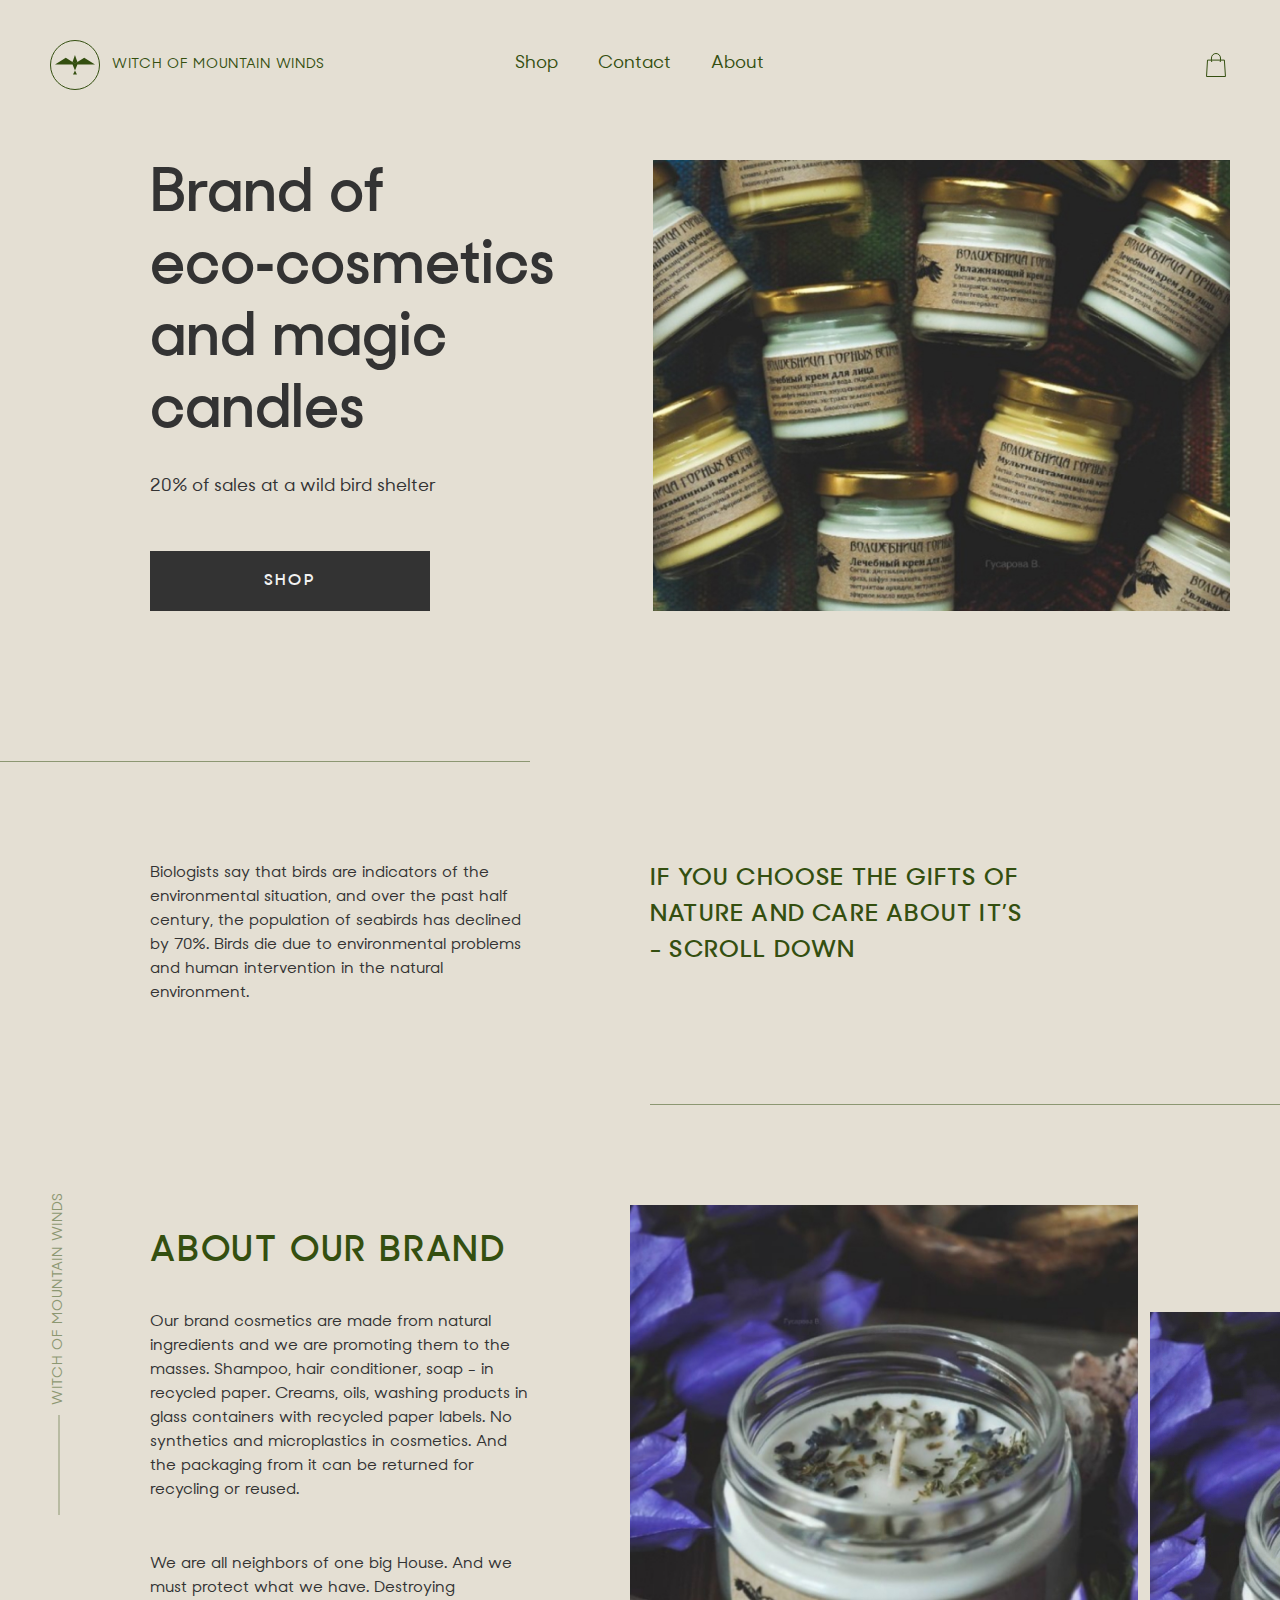
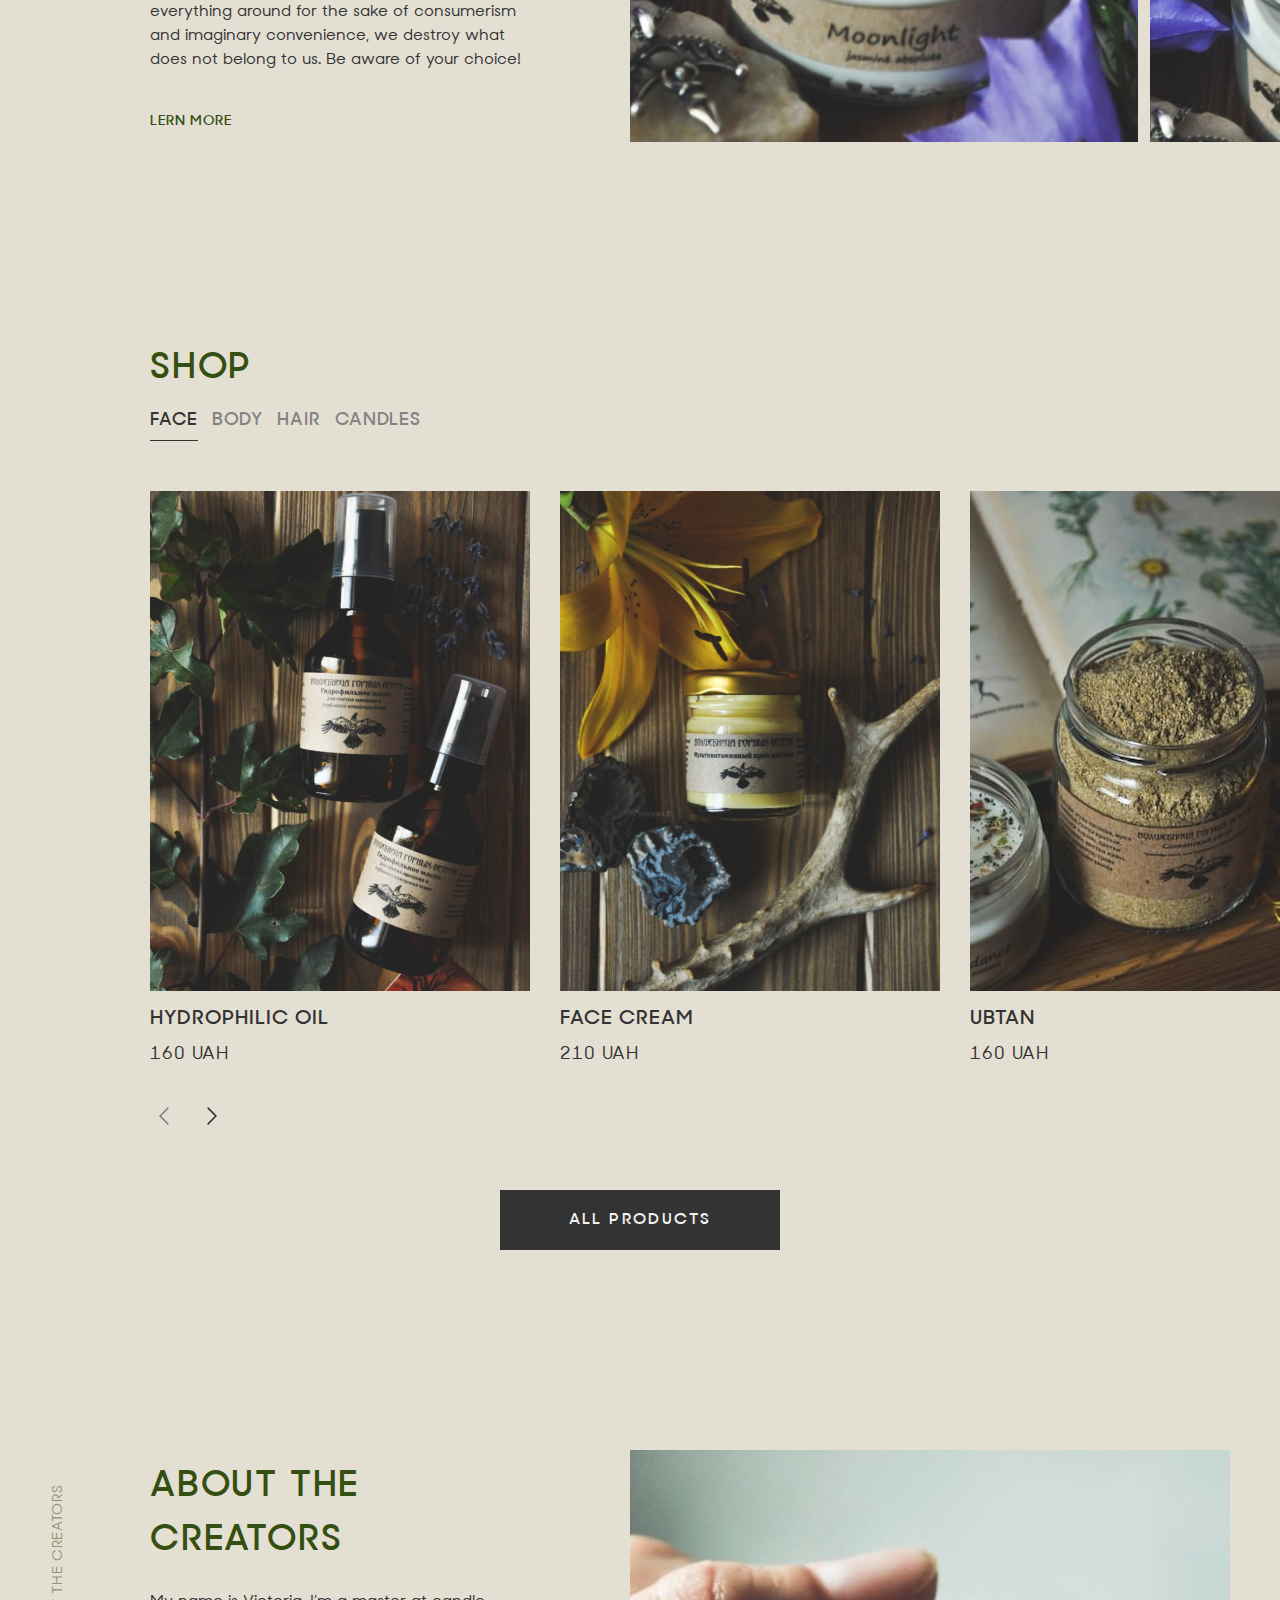
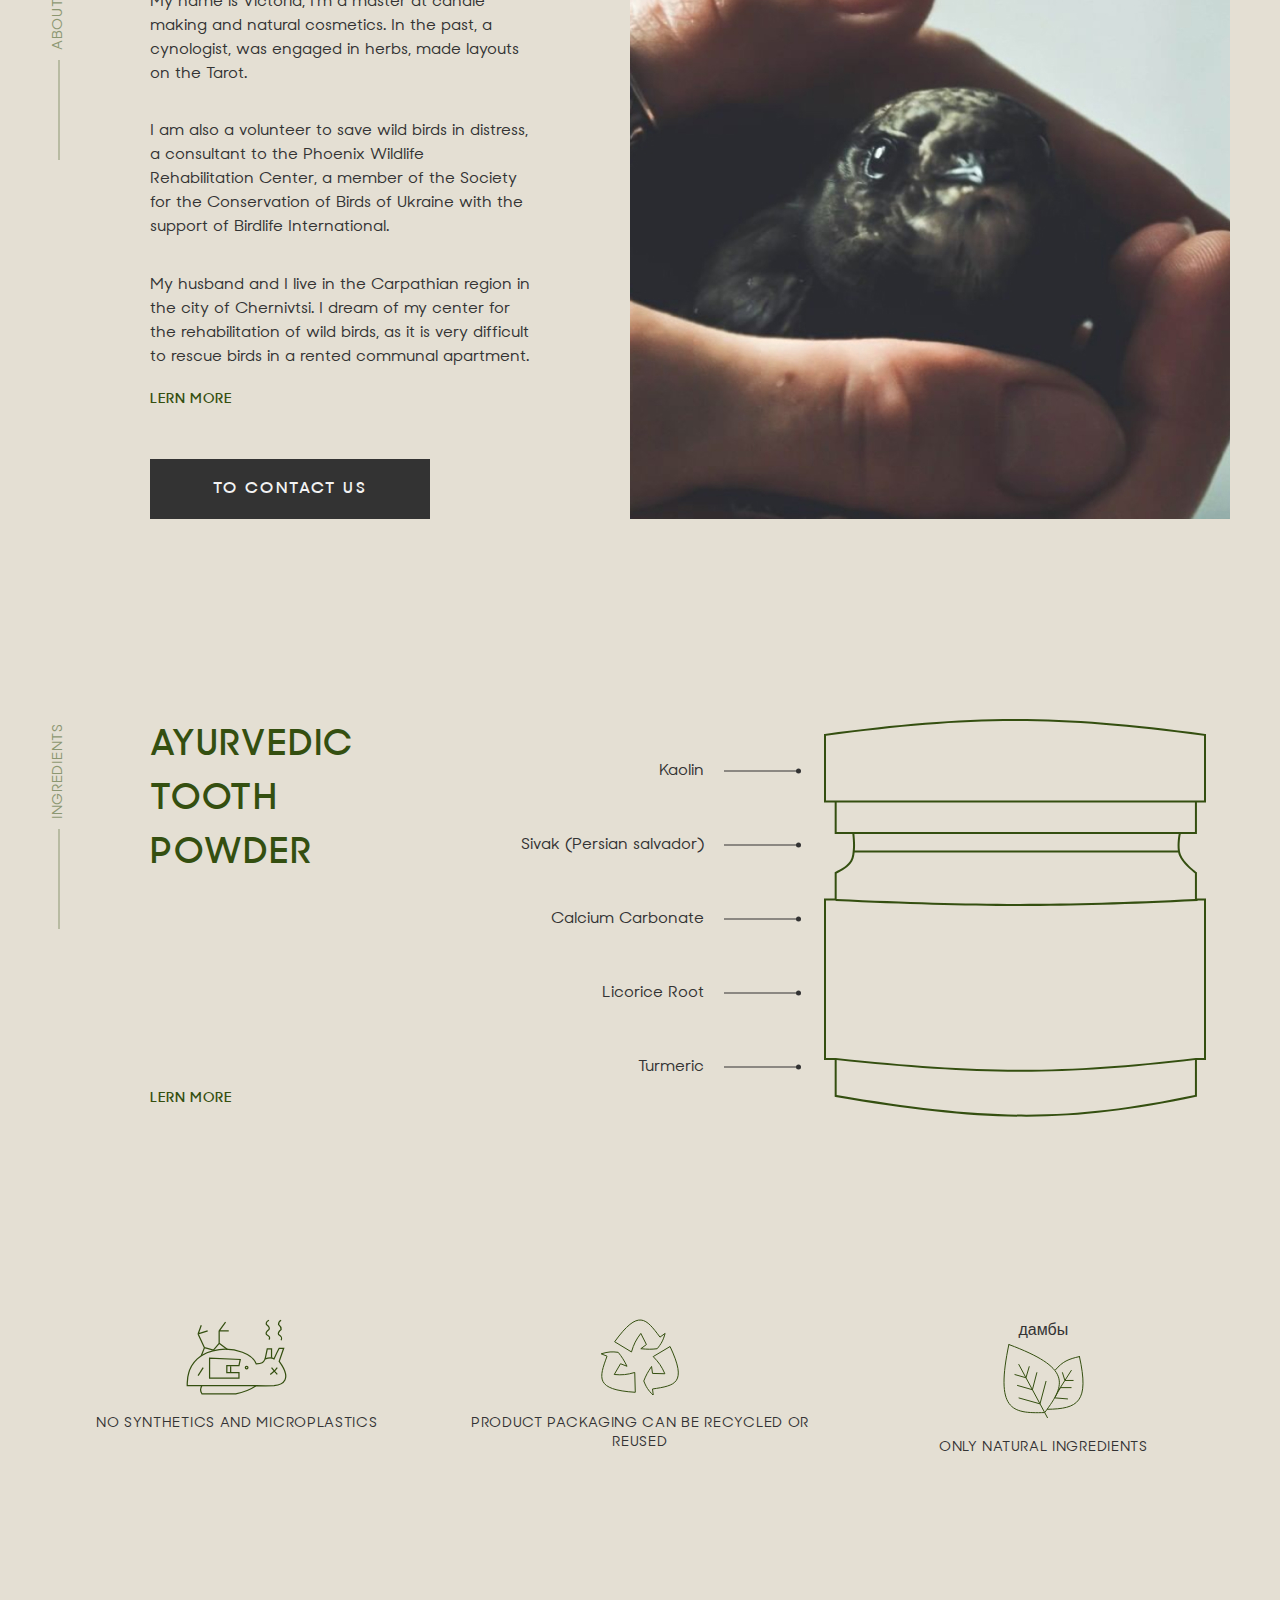
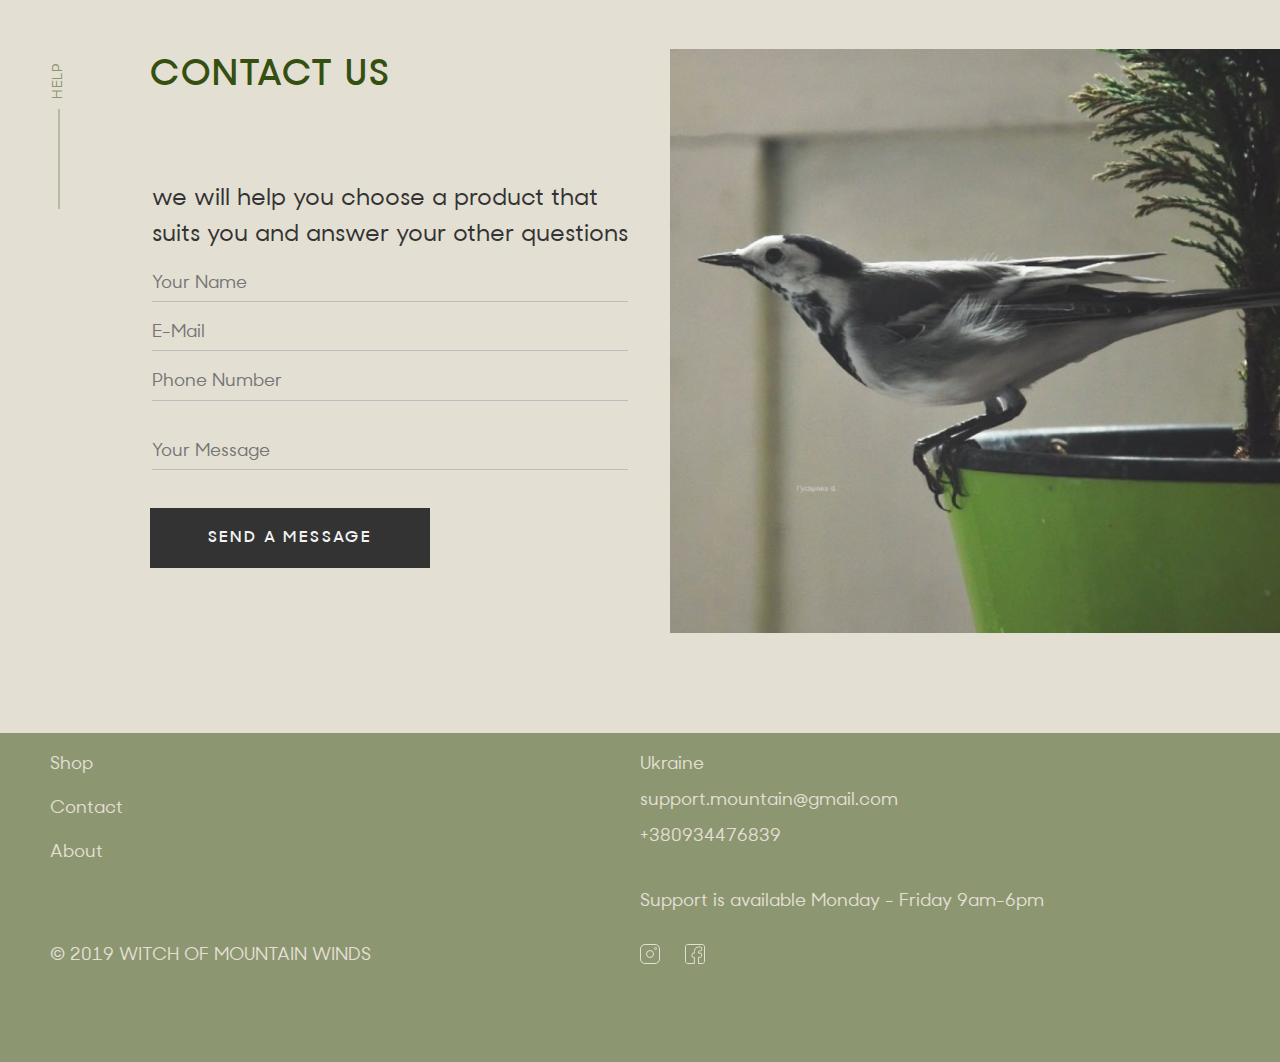
<file: index.html>
<!DOCTYPE html><html lang="en"><head><meta charset="UTF-8"><meta name="viewport" content="width=device-width, initial-scale=1.0"><title>Eco cosmetics</title><link rel="stylesheet" href="styles.a7404c66.css"></head><body class="page"> <div class="container"> <header class="header page__header"> <nav class="header__nav nav"> <div class="nav__burger-wrapper"> <div class="nav__burger"></div> </div> <ul class="nav__list"> <li class="nav__list-item"> <a href="#shop" class="nav__link">Shop</a> </li> <li class="nav__list-item"> <a href="#contact" class="nav__link">Contact</a> </li> <li class="nav__list-item"> <a href="#about" class="nav__link">About</a> </li> </ul> <a href="#" class="nav__logo"> <svg class="nav__logo-img"><use href="logo.7fe0615d.svg#icon"/></svg> <span class="nav__logo-text"> witch of mountain winds </span> </a> <a class="nav__cart" href="#"> <svg class="nav__cart-img"><use href="cart.6e132c93.svg#icon"/></svg> </a> </nav> </header> <main class="main"> <section class="main__hero hero"> <img src="product-photo-l.bf372096.jpg" srcset="product-photo-s.e2a32312.jpg 320w,product-photo-m.b3dcaa3b.jpg 577w,product-photo-l.bf372096.jpg 714w" alt="products photo" class="hero__img"> <div class="hero__description"> <h1 class="hero__heading">Brand of eco&#8209;cosmetics and magic candles</h1> <div class="hero__discount">20% of sales at a wild bird shelter</div> </div> <a href="#" class="hero__link-btn link-btn">shop</a> </section> <section class="main__motto motto"> <h4 class="motto__heading"> If you choose the gifts of nature and care about it’s - scroll down </h4> <div class="motto__description"> Biologists say that birds are indicators of the environmental situation, and over the past half century, the population of seabirds has declined by 70%. Birds die due to environmental problems and human intervention in the natural environment. </div> </section> <section class="main__about about" id="about"> <div class="decor-side about__decor-side">witch of mountain winds</div> <h2 class="about__section-heading section-heading">about our brand</h2> <p class="about__text"> Our brand cosmetics are made from natural ingredients and we are promoting them to the masses. Shampoo, hair conditioner, soap - in recycled paper. Creams, oils, washing products in glass containers with recycled paper labels. No synthetics and microplastics in cosmetics. And the packaging from it can be returned for recycling or reused. </p> <p class="about__text"> We are all neighbors of one big House. And we must protect what we have. Destroying everything around for the sake of consumerism and imaginary convenience, we destroy what does not belong to us. Be aware of your choice! </p> <a href="#" class="lern-more about__lern-more">lern more</a> <picture class="about__picture"> <source srcset="about-l.0eb0c832.jpg" media="(min-width: 1280px)"> <img src="about-m.4a011a03.jpg" alt="product photo" class="about__img"> </picture> </section> <section class="main__shop shop" id="shop"> <div class="decor-side shop__decor-side">shop</div> <h2 class="shop__section-heading section-heading">shop</h2> <div class="shop__category"> <a href="#" class="shop__categoy-link"> <h5 class="shop__category-item shop__category-item_active">face</h5> </a> <a href="#" class="shop__categoy-link"> <h5 class="shop__category-item">body</h5> </a> <a href="#" class="shop__categoy-link"> <h5 class="shop__category-item">hair</h5> </a> <a href="#" class="shop__categoy-link"> <h5 class="shop__category-item">candles</h5> </a> </div> <div class="shop__slider slider"> <div class="slider__cards-wrapper"> <a href="#" class="slider__card"> <img src="slider-img-1.25120327.jpg" alt="some product" class="slider__img"> <div class="slider__card-heading">Hydrophilic oil</div> <div class="slider__price">160 UAH </div> </a> <a href="#" class="slider__card"> <img src="slider-img-2.5ab02838.jpg" alt="some product" class="slider__img"> <div class="slider__card-heading">Face cream </div> <div class="slider__price">210 UAH </div> </a> <a href="#" class="slider__card"> <img src="slider-img-3.a7bc201a.jpg" alt="some product" class="slider__img"> <div class="slider__card-heading">ubtan</div> <div class="slider__price">160 UAH </div> </a> <a href="#" class="slider__card"> <img src="slider-img-4.817ba5bc.jpg" alt="some product" class="slider__img"> <div class="slider__card-heading">slider is alive</div> <div class="slider__price">all uah</div> </a> </div> <div class="slider__controls"> <div class="slider__control-l slider__control-l_disabled"></div> <div class="slider__control-r"></div> </div> </div> <a href="shop.html" class="shop__link-btn link-btn">all products</a> </section> <section class="main__creators creators"> <div class="decor-side creators__decor-side">about the creators</div> <h2 class="creators__section-heading section-heading">about the creators</h2> <p class="creators__text"> My name is Victoria, I’m a master at candle making and natural cosmetics. In the past, a cynologist, was engaged in herbs, made layouts on the Tarot. </p> <p class="creators__text"> I am also a volunteer to save wild birds in distress, a consultant to the Phoenix Wildlife Rehabilitation Center, a member of the Society for the Conservation of Birds of Ukraine with the support of Birdlife International. </p> <p class="creators__text creators__text_dt"> My husband and I live in the Carpathian region in the city of Chernivtsi. I dream of my center for the rehabilitation of wild birds, as it is very difficult to rescue birds in a rented communal apartment. </p> <a href="#" class="lern-more creators__lern-more">lern more</a> <a href="#" class="creators__link-btn link-btn">to contact us</a> <img src="creators.3b898768.jpg" alt="bird-img" class="creators__img"> </section> <section class="main__ingredients ingredients"> <div class="decor-side ingredients__decor-side">ingredients</div> <h2 class="ingredients__section-heading section-heading">Ayurvedic Tooth Powder</h2> <a href="#" class="lern-more ingredients__lern-more">lern more</a> <div class="ingredients__img-labels"> <div class="ingredients__img-label">Kaolin</div> <div class="ingredients__img-label"> Sivak <span class="ingredients__img-label_dt">(Persian salvador)</span> </div> <div class="ingredients__img-label">Calcium Carbonate</div> <div class="ingredients__img-label">Licorice Root</div> <div class="ingredients__img-label">Turmeric</div> </div> <svg class="ingredients__img"><use href="can.275f76ab.svg#icon"/></svg> </section> <section class="main__eco eco"> <div class="eco__item"> <img class="eco__img" alt="dead bird" src="dead-bird.9b7ac03a.svg#icon"> <div class="eco__text">No synthetics and microplastics</div> </div> <div class="eco__item"> <img class="eco__img" alt="recycle icon" src="recycle.622e945b.svg#icon"> <div class="eco__text">product packaging can be recycled or reused</div> </div> <div class="eco__item">дамбы <img class="eco__img" alt="leaf icon" src="natural.3124d1cd.svg#icon"> <div class="eco__text">only natural ingredients</div> </div> </section> <section class="main__help help" id="contact"> <div class="decor-side help__decor-side">help</div> <h2 class="help__section-heading section-heading">contact us</h2> <form action="./index.html" class="help__form"> <fieldset class="help__form-fs"> <legend class="help__legend"> we will help you choose a product that suits you and answer your other questions </legend> <input type="text" name="name" class="help__input" placeholder="Your Name" required> <input type="email" name="email" class="help__input" placeholder="E-Mail" required> <input type="tel" name="tel" class="help__input" placeholder="Phone Number" required>  <textarea class="help__input help__ta" name="messaage" cols="22" rows="1" placeholder="Your Message"></textarea>  </fieldset> <button type="submit" class="creators__link-btn link-btn">send a message</button> </form> <img src="help.4a3cd1fb.jpg" alt="bird iamge" class="help__img"> </section> </main> </div> <footer class="footer"> <div class="container footer__inner"> <div class="footer__nav"> <a href="#shop" class="footer__nav-link">Shop</a> <a href="#contact" class="footer__nav-link">Contact</a> <a href="#about" class="footer__nav-link">About</a> </div> <div class="footer__sn"> <a href="https://www.instagram.com/" class="footer__sn-link"> <img src="instagram.57141b33.svg" alt="instagram logo" width="20" height="20"> </a> <a href="https://www.facebook.com/" class="footer__sn-link"> <img src="facebook.a34d0bc4.svg" alt="instagram logo" width="20" height="20"> </a> </div> <div class="footer__contacts"> <div class="footer__contacts-item">Ukraine</div> <a href="mailto:support.mountain@gmail.com" class="footer__contacts-item">support.mountain@gmail.com</a> <a href="tel:380934476839" class="footer__contacts-item">+380934476839</a> </div> <div class="footer__support">Support is available Monday - Friday 9am-6pm</div> <div class="footer__copyright"><span class="footer__span-dt">Copyright</span>	&copy; 2019 witch of mountain winds</div> </div> </footer> <script type="text/javascript" src="main.920b8bfd.js"></script> </body></html>
</file>
<file: styles.a7404c66.css>
h1{font-family:SharpSansNo2,sans-serif;font-size:24px;line-height:1.3em;font-weight:600}@media (min-width:767px){h1{font-size:36px}}@media (min-width:1279px){h1{font-size:60px;line-height:72px}}h2{font-family:SharpSansNo2,sans-serif;font-size:24px;line-height:150%;letter-spacing:.05em;font-weight:600;text-transform:uppercase}@media (min-width:1279px){h2{font-size:36px}}h3{font-size:36px;line-height:150%}h3,h4{font-family:SharpSansNo2,sans-serif;font-weight:600}h4{font-size:18px;line-height:27px;letter-spacing:.05em;text-transform:uppercase}@media (min-width:1279px){h4{font-size:24px;line-height:150%}}h5{font-family:SharpSansNo2,sans-serif;font-size:14px;line-height:150%;letter-spacing:.05em;font-weight:600;text-transform:uppercase}@media (min-width:1279px){h5{font-size:18px}}html{font-family:SharpSansNo2,sans-serif;font-weight:500;font-size:16px;line-height:150%}.eco__text,.nav__logo-text{font-weight:500}.eco__text,.lern-more,.nav__logo-text{font-family:SharpSansNo2,sans-serif;font-size:14px;line-height:130%;letter-spacing:.05em;text-transform:uppercase}.lern-more{font-weight:600}.slider__price{letter-spacing:.05em;text-transform:uppercase}.nav__link,.slider__price{font-size:18px}.help__input,.nav__link,.slider__price{font-family:SharpSansNo2,sans-serif;font-weight:500;line-height:130%}.help__input{font-size:14px}@media (min-width:1279px){.help__input{font-size:18px}}.link-btn{font-weight:600;font-size:16px;letter-spacing:.15em}.decor-side,.link-btn{font-family:SharpSansNo2,sans-serif;line-height:130%;text-transform:uppercase}.decor-side{font-weight:500;font-size:14px;letter-spacing:.05em}.slider__card-heading{font-weight:600;font-size:20px;letter-spacing:.05em;text-transform:uppercase}.help__legend,.slider__card-heading{font-family:SharpSansNo2,sans-serif;line-height:150%}.help__legend{font-weight:500;font-size:16px;text-transform:lowercase}@media (min-width:1279px){.help__legend{font-size:24px}}@font-face{font-family:SharpSansNo2;src:url(Sharp-Sans-No2-Medium.295b1f46.otf) format("opentype");font-weight:500;font-style:normal}@font-face{font-family:SharpSansNo2;src:url(Sharp-Sans-No2-Semibold.00b7d706.otf) format("opentype");font-weight:600;font-style:normal}html{color:#333}*{box-sizing:border-box}html{scroll-behavior:smooth}body{margin:0;background:#e4dfd3}li,ul{margin:0;padding:0;list-style:none}a{text-decoration:none}h1,h2,h3,h4,h5,h6,p{margin:0}p{padding:0}input,textarea{border:none;outline:none}input:-webkit-autofill,input:-webkit-autofill:focus,input:-webkit-autofill:hover,select:-webkit-autofill,select:-webkit-autofill:focus,select:-webkit-autofill:hover,textarea:-webkit-autofill,textarea:-webkit-autofill:focus,textarea:-webkit-autofill:hover{border:none;border-bottom:1px solid #bdbdbd;-webkit-text-fill-color:#333;-webkit-box-shadow:0 0 0 1000px #e4dfd3 inset;transition:background-color 5000s ease-in-out 0s}.link-btn{display:flex;justify-content:center;align-items:center;width:280px;height:60px;color:#f2f2f2;background-color:#333;border:1px solid #333;transition:all .3s}.link-btn:hover{color:#333;background-color:#e4dfd3}.lern-more{display:inline-block;width:fit-content;height:fit-content;padding-bottom:10px;color:#344f10;border-bottom:1px solid transparent;transition:border-color .3s}.lern-more:active,.lern-more:hover{border-color:#344f10}.decor-side{color:#8c9772;transform:rotate(-90deg);transform-origin:left top}.decor-side:before{content:"";position:absolute;left:-110px;top:50%;transform:translateY(-50%);display:block;width:100px;height:1px;background-color:#8c9772}.section-heading{color:#344f10}.container,.page__container{max-width:1280px;margin:0 auto}@media (min-width:1279px){.page__header{margin-bottom:30px}}.header__nav{width:100%}.nav{display:grid;grid-template-columns:60px 1fr 60px;grid-template-rows:50px;grid-template-areas:"nav logo cart";justify-content:space-between;justify-items:center;align-items:center}@media (min-width:767px){.nav{grid-template-columns:74px 1fr 76px;grid-template-rows:70px}}@media (min-width:1007px){.nav{grid-template-areas:"logo nav cart";grid-template-columns:repeat(3,1fr);grid-template-rows:110px;padding:10px 30px}}.nav__burger-wrapper{position:relative;z-index:2;grid-area:nav;display:flex;align-items:center;width:60px;height:50px;padding:20px}@media (min-width:1007px){.nav__burger-wrapper{display:none;justify-items:start}}.nav__burger{width:20px;height:1px;background-color:#344f10;transition:all .2s}.nav__burger:after{bottom:6px}.nav__burger:after,.nav__burger:before{content:"";position:relative;display:block;width:20px;height:1px;background-color:#344f10;transition:all .3s}.nav__burger:before{top:5px}.nav__burger_close{width:0;background-color:#e4dfd3}.nav__burger_close:after{bottom:1px;transform:rotate(45deg);background-color:#e4dfd3}.nav__burger_close:before{top:0;transform:rotate(-45deg);background-color:#e4dfd3}.nav__list{position:fixed;left:0;top:-101%;display:flex;flex-direction:column;align-items:center;width:100vw;height:100vh;padding-top:80px;background-color:#333;transition:top .5s}@media (min-width:767px){.nav__list{padding-top:143px}}@media (min-width:1007px){.nav__list{position:static;flex-direction:row;width:unset;height:unset;padding:0;background-color:transparent;transition:none}}.nav__list_opened{top:0}.nav__list-item{width:100%;padding:0 20px}@media (min-width:767px){.nav__list-item{padding:0 27px;padding:0 20px}}.nav__link{display:block;margin-bottom:20px;width:100%;padding:10px 0;text-align:center;color:#e4dfd3;border-bottom:1px solid #828282}@media (min-width:767px){.nav__link{margin-bottom:40px}}@media (min-width:1007px){.nav__link{margin-bottom:0;color:#344f10;border-color:transparent}.nav__link:hover{border-bottom:1px solid #344f10}}.nav__logo{grid-area:logo;display:flex;align-items:center;justify-content:center;width:100%;height:100%;padding:20px}@media (min-width:1007px){.nav__logo{justify-content:flex-start}}.nav__logo-img{width:24px;height:24px}@media (min-width:1007px){.nav__logo-img{width:50px;height:50px;margin-right:12px}}.nav__logo-text{display:none}@media (min-width:1007px){.nav__logo-text{display:inline;color:#344f10}}.nav__cart{grid-area:cart;width:100%;height:100%;display:flex;align-items:center;justify-content:center;padding:20px}@media (min-width:1007px){.nav__cart{justify-content:flex-end}}.nav__cart-img{width:24px;height:24px}.main{overflow:hidden}.main__hero{margin-bottom:30px}@media (min-width:767px){.main__hero{margin-bottom:50px}}@media (min-width:1279px){.main__hero{margin-bottom:100px}}.main__about,.main__creators,.main__help,.main__ingredients{position:relative}.hero{display:grid;grid-template-areas:"img" "desc" "btn";grid-template-columns:100%;grid-template-rows:repeat(3,auto);justify-items:center}@media (min-width:767px){.hero{padding:0 25px}}@media (min-width:1279px){.hero{grid-template-areas:"desc img" "btn img";grid-template-columns:480px 577px;justify-content:space-between;justify-items:start;padding:0 50px 50px 150px}}.hero__img{grid-area:img;margin-bottom:25px;width:100%;height:267px;object-fit:cover}@media (min-width:767px){.hero__img{margin-bottom:50px;height:500px}}@media (min-width:1279px){.hero__img{margin-bottom:0;height:100%}}.hero__description{grid-area:desc}.hero__heading{margin-bottom:12px;padding:0 20px;text-align:center}@media (min-width:767px){.hero__heading{margin:0 auto 20px;width:466px}}@media (min-width:1279px){.hero__heading{margin:0 auto 26px;padding:0;text-align:left}}.hero__discount{margin-bottom:19px;padding:0 21px;font-size:18px;line-height:150%;text-align:center}@media (min-width:767px){.hero__discount{margin:0 auto 30px;max-width:278px}}@media (min-width:1279px){.hero__discount{max-width:100%;margin:0 0 50px;padding:0;text-align:left}}.hero__link-btn{grid-area:btn}.motto{padding:30px 20px;overflow-x:hidden}.motto__heading{color:#344f10;width:280px;margin:0 auto}.motto__description{display:none}@media (min-width:767px){.motto{padding:50px}}@media (min-width:1279px){.motto{display:grid;grid-template-columns:repeat(2,380px);gap:120px;padding:100px 0 100px 150px}.motto__heading{order:2;width:unset;position:relative}.motto__heading:before{content:"";position:absolute;display:block;width:100vw;height:1px;background-color:#8c9772;left:0;bottom:-100px}.motto__description{display:block;position:relative}.motto__description:before{content:"";position:absolute;display:block;width:100vw;height:1px;background-color:#8c9772;right:0;top:-100px}}.about{padding:30px 20px}.about__decor-side,.about__picture{display:none}.about__text{padding:10px 0;margin-bottom:10px}.about__text:nth-of-type(2){display:none}.about__img{height:100%}@media (min-width:767px){.about{display:grid;grid-template-columns:minmax(320px,380px) 369px;grid-template-areas:"h img" "p img" "l img";gap:0 30px;justify-content:center;padding:50px 0 40px 27px}.about__picture{display:block;grid-area:img}}@media (min-width:1279px){.about{grid-template-columns:minmax(320px,380px) 500px;grid-template-areas:"h img" "p img" "p img" "l img";gap:0 100px;padding:100px 150px;align-items:end}.about__decor-side{display:block;position:absolute;left:50px;top:300px}.about__picture{height:100%;object-fit:cover;position:relative}.about__picture:after{content:"";position:absolute;bottom:0;right:-150px;display:block;width:130px;height:430px;background:url(about-l.0eb0c832.jpg)}.about__text{padding:10px 0;margin-bottom:10px}.about__text:nth-of-type(2){display:block}}.shop{padding:30px 20px}.shop__decor-side{display:none}.shop__section-heading{text-align:center;margin-bottom:10px}.shop__category{display:flex;gap:14px;margin-bottom:20px}.shop__category-item{padding-bottom:5px;color:#828282;border-bottom:1px solid transparent}.shop__category-item_active{color:#333;border-bottom:1px solid}.shop__slider{position:relative;right:20px;width:100vw}@media (min-width:500px){.shop{padding:30px 27px 50px}.shop__slider{right:27px}.shop__section-heading{text-align:left;margin-bottom:12px}.shop__link-btn{margin:0 auto}}@media (min-width:1279px){.shop{padding:100px 150px;max-width:unset}}.slider{overflow:hidden}.slider__cards-wrapper{display:flex;gap:30px;height:fit-content;transition:all .5s}.slider__img{width:100vw;height:100vw;object-fit:cover;object-position:center}.slider__card-heading,.slider__price{color:#333;padding:5px 20px}.slider__controls{display:flex;gap:20px;padding:20px;justify-content:center}.slider__control-l,.slider__control-r{width:28px;height:28px;background:url(arrow.15ca9af7.svg)}.slider__control-l_disabled,.slider__control-r_disabled{background:url(arrow_disabled.cd25b82d.svg)}.slider__control-l{transform:rotate(180deg)}@media (min-width:500px){.slider{padding:30px 27px}.slider__img{width:calc(50vw - 42px);height:calc(50vw - 42px);object-fit:cover;object-position:center}.slider__card-heading,.slider__price{padding:5px 0}.slider__controls{justify-content:flex-end;padding:20px 0}}@media (min-width:1100px){.slider__img{width:380px;height:500px;object-fit:cover;object-position:center}.slider__controls{justify-content:flex-start;padding:30px 0}}.creators{padding:30px 20px}.creators__decor-side,.creators__img,.creators__text_dt{display:none}.creators__text{padding:12px 0}.creators__lern-more{margin-bottom:30px}.creators__link-btn{margin:0 auto}@media (min-width:767px){.creators{padding:50px 0 50px 27px;display:grid;grid-template-columns:minmax(320px,380px) 369px;gap:0 30px;grid-template-areas:"h img" "p img" "p img" "l img" "b img";justify-content:space-between;height:535px}.creators img{display:block;grid-area:img;width:100%;height:100%}.creators__link-btn{margin:unset}}@media (min-width:1279px){.creators{grid-template-columns:minmax(320px,380px) 600px;grid-template-areas:"h img" "p img" "p img" "p img" "l img" "b img";gap:0 100px;padding:100px 50px 100px 150px;align-items:end;height:869px}.creators__text_dt{display:block}.creators__decor-side{display:block;position:absolute;left:50px;top:300px}}.ingredients{padding:30px 0 30px 20px;display:grid;grid-template-areas:"h ." "l i" "b .";gap:0 50px;overflow:hidden}.ingredients__decor-side{display:none}.ingredients__section-heading{grid-area:h;max-width:min-content}.ingredients__img{grid-area:i;height:400px;width:100%;min-width:170px}.ingredients__lern-more{grid-area:b}.ingredients__img-labels{grid-area:l;display:flex;flex-direction:column;justify-content:space-between;align-items:flex-end;height:320px;align-self:center}.ingredients__img-label{text-align:right;position:relative}.ingredients__img-label_dt{display:none}.ingredients__img-label:after{content:"";position:absolute;top:50%;right:-96px;width:76px;height:1px;background-color:#333;transform:translateY(-50%)}@media (min-width:767px){.ingredients{grid-template-areas:"h l i" ". l i" "b l i";padding:50px 0 50px 27px}}@media (min-width:1279px){.ingredients{padding:100px 50px 100px 150px;gap:0 120px}.ingredients__img{width:383px}.ingredients__img-label_dt{display:inline}.ingredients__img-label:before{content:"";position:absolute;top:50%;right:-97px;display:block;width:5px;height:5px;border-radius:50%;background-color:#333;transform:translateY(-50%)}.ingredients__decor-side{display:block;position:absolute;left:50px;top:200px}}.eco{justify-content:space-between;padding:30px 20px;height:573px}.eco,.eco__item{display:flex;flex-direction:column;align-items:center}.eco__item{justify-content:flex-start;height:130px}.eco__img{height:76px;margin-bottom:20px}.eco__text{text-align:center}@media (min-width:767px){.eco{padding:50px 27px;flex-direction:row;gap:30px;height:unset}.eco__item{flex-basis:33%}}@media (min-width:1279px){.eco{padding:100px 50px}}.help{display:grid;gap:12px;padding:30px 20px}.help__decor-side,.help__img{display:none}.help__input{background-color:#e4dfd3;border-bottom:1px solid #bdbdbd;padding:20px 0 5px;width:100%}.help__input:focus{border-bottom-color:#333}.help__ta{margin-top:20px;resize:none}.help__legend{padding:0}.help__form-fs{padding:0;border:none;margin-bottom:30px}@media (min-width:767px){.help{grid-template-areas:"h img" "f img";grid-auto-columns:minmax(342px,480px) 1fr;gap:12px 30px;height:509px;padding:50px 0 50px 27px}.help__section-heading{grid-area:h}.help__form{grid-area:f}.help__img{display:block;grid-area:img;height:100%;justify-self:end}}@media (min-width:1279px){.help{padding:100px 0 100px 150px;height:unset}.help__decor-side{display:block;position:absolute;left:50px;top:150px}}.footer{background-color:#8c9772;color:#e4dfd3;font-size:14px}.footer__inner{padding:30px 20px 60px}.footer__span-dt{display:none}.footer__nav{display:flex;flex-direction:column;gap:15px;margin-bottom:20px}.footer__nav-link{color:inherit;padding-bottom:5px}.footer__sn{margin-bottom:30px}.footer__sn-link{margin-right:20px}.footer__contacts,.footer__support{margin-bottom:20px}.footer__contacts{display:flex;flex-direction:column;gap:6px;color:#e4dfd3}.footer__contacts-item{color:inherit;padding-bottom:6px}.footer__copyright{color:inherit;text-align:center;text-transform:uppercase}@media (min-width:767px){.footer__inner{padding:30px 27px 50px;display:flex;flex-wrap:wrap;overflow:hidden}.footer__nav{order:1;flex:0 0 50%}.footer__contacts{order:2;flex:0 0 50%}.footer__sn{order:3;flex:0 0 50%}.footer__support{order:4;flex:0 0 50%}.footer__copyright{order:5;flex:0 0 100%;text-align:left}}@media (min-width:1279px){.footer{font-size:18px}.footer__inner{padding:20px 50px 60px}.footer__support{flex:0 0 100%;margin:0 0 30px 50%}.footer__copyright{flex:0 0 50%}.footer__sn{order:6}}
/*# sourceMappingURL=styles.a7404c66.css.map */
</file>
